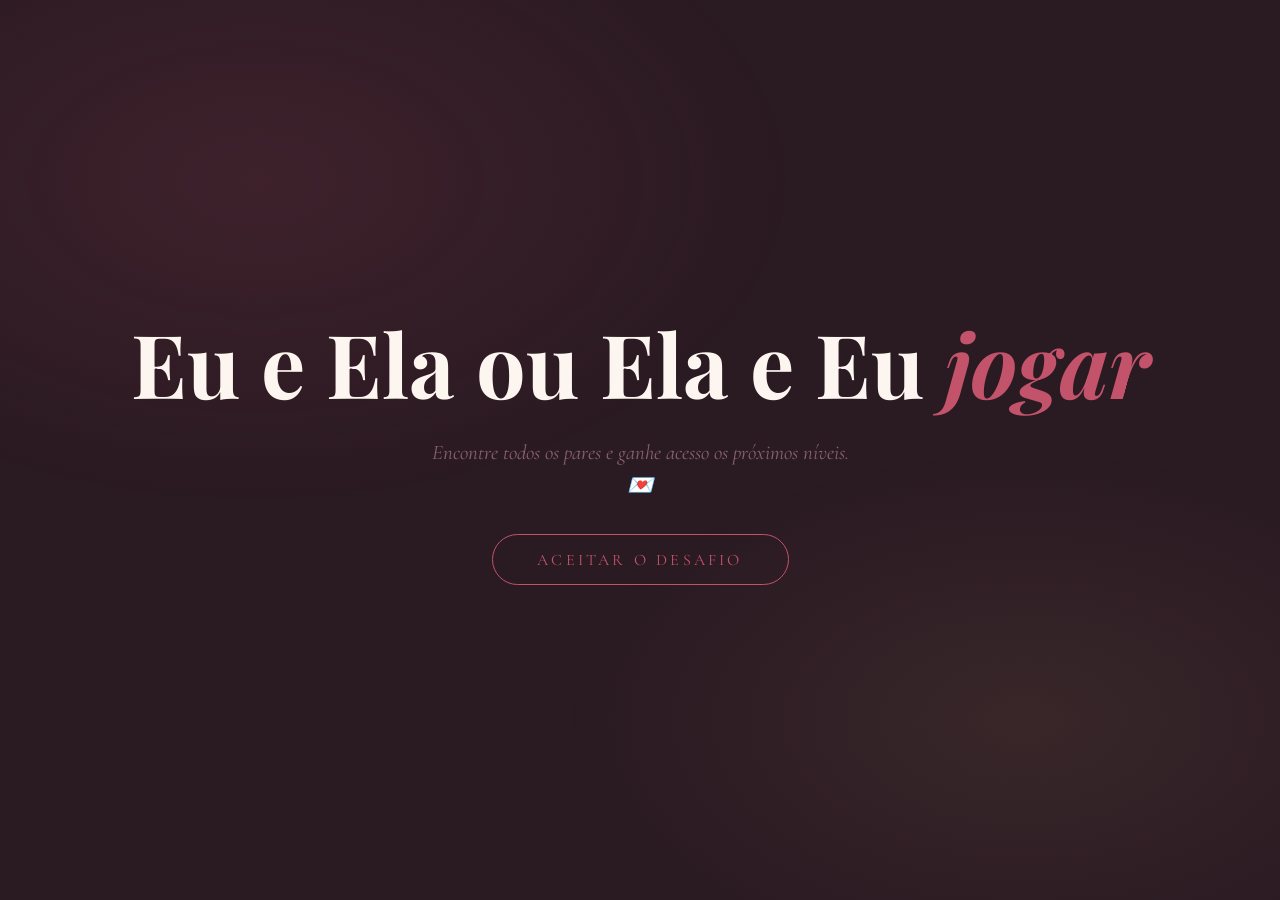
<file: index.html>
<!DOCTYPE html>
<html lang="pt-BR">
<head>
  <meta charset="UTF-8"/>
  <meta name="viewport" content="width=device-width, initial-scale=1.0"/>
  <title>Jogo da Memória</title>
  <link href="https://fonts.googleapis.com/css2?family=Playfair+Display:ital,wght@0,400;0,700;1,400&family=Cormorant+Garamond:ital,wght@0,300;0,400;1,300&display=swap" rel="stylesheet"/>
  <link rel="stylesheet" href="jogo.css"/>
</head>
<body>

  <div id="petals"></div>

  <div id="intro">
    <h1 class="intro-title">Eu e Ela ou Ela e Eu <em>jogar</em></h1>
    <p class="intro-sub">
      Encontre todos os pares e ganhe acesso os próximos níveis. 💌
    </p>
    <button class="btn-start" onclick="startGame()">Aceitar o desafio</button>
  </div>

  <div id="game-screen">
    <div class="game-header">
      <h2 class="game-title">Encontre todos os <em>pares</em></h2>
      <div class="stats">
        <div class="stat">
          <span class="stat-val" id="moves">0</span>
          <span class="stat-label">Tentativas</span>
        </div>
        <div class="stat">
          <span class="stat-val" id="pairs">0/8</span>
          <span class="stat-label">Pares</span>
        </div>
        <div class="stat">
          <span class="stat-val" id="timer">0s</span>
          <span class="stat-label">Tempo</span>
        </div>
      </div>
    </div>
    <div id="grid"></div>
  </div>

  <div id="win-overlay">
    <div class="win-emoji">🌹</div>
    <h2 class="win-title">Você ganhou,<br><em>meu amor!</em></h2>
    <p class="win-sub">Agora sua surpresa está desbloqueada. Clique abaixo para ver tudo que preparei pra você.</p>
    <div class="win-stats">
      <div class="stat">
        <span class="stat-val" id="final-moves">0</span>
        <span class="stat-label">Tentativas</span>
      </div>
      <div class="stat">
        <span class="stat-val" id="final-time">0s</span>
        <span class="stat-label">Tempo</span>
      </div>
    </div>
    <a class="btn-next" href="amor.html">Ir para o próximo nível💐</a>
    <button class="btn-replay" onclick="replayGame()">Jogar novamente</button>
  </div>

  <script src="jogo.js"></script>
</body>
</html>
</file>
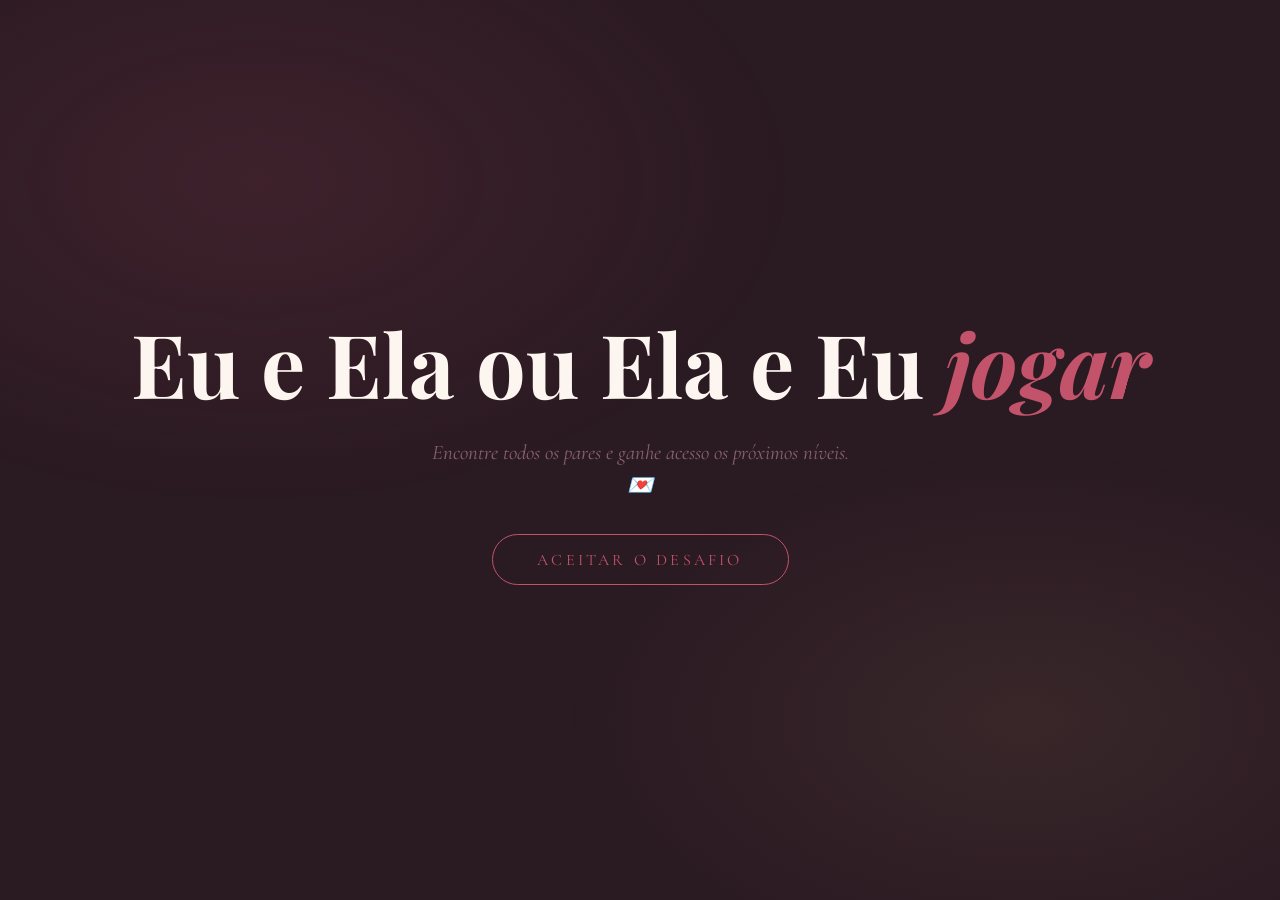
<file: pages/index.html>
<!DOCTYPE html>
<html lang="pt-BR">
<head>
  <meta charset="UTF-8"/>
  <meta name="viewport" content="width=device-width, initial-scale=1.0"/>
  <title>Jogo da Memória</title>
  <link href="https://fonts.googleapis.com/css2?family=Playfair+Display:ital,wght@0,400;0,700;1,400&family=Cormorant+Garamond:ital,wght@0,300;0,400;1,300&display=swap" rel="stylesheet"/>
  <link rel="stylesheet" href="../styles/jogo.css"/>
</head>
<body>

  <div id="petals"></div>

  <div id="intro">
    <h1 class="intro-title">Eu e Ela ou Ela e Eu <em>jogar</em></h1>
    <p class="intro-sub">
      Encontre todos os pares e ganhe acesso os próximos níveis. 💌
    </p>
    <button class="btn-start" onclick="startGame()">Aceitar o desafio</button>
  </div>

  <div id="game-screen">
    <div class="game-header">
      <h2 class="game-title">Encontre todos os <em>pares</em></h2>
      <div class="stats">
        <div class="stat">
          <span class="stat-val" id="moves">0</span>
          <span class="stat-label">Tentativas</span>
        </div>
        <div class="stat">
          <span class="stat-val" id="pairs">0/8</span>
          <span class="stat-label">Pares</span>
        </div>
        <div class="stat">
          <span class="stat-val" id="timer">0s</span>
          <span class="stat-label">Tempo</span>
        </div>
      </div>
    </div>
    <div id="grid"></div>
  </div>

  <div id="win-overlay">
    <div class="win-emoji">🌹</div>
    <h2 class="win-title">Você ganhou,<br><em>meu amor!</em></h2>
    <p class="win-sub">Agora sua surpresa está desbloqueada. Clique abaixo para ver tudo que preparei pra você.</p>
    <div class="win-stats">
      <div class="stat">
        <span class="stat-val" id="final-moves">0</span>
        <span class="stat-label">Tentativas</span>
      </div>
      <div class="stat">
        <span class="stat-val" id="final-time">0s</span>
        <span class="stat-label">Tempo</span>
      </div>
    </div>
    <a class="btn-next" href="../pages/amor.html">Ir para o próximo nível💐</a>
    <button class="btn-replay" onclick="replayGame()">Jogar novamente</button>
  </div>

  <script src="../scripts/jogo.js"></script>
</body>
</html>
</file>
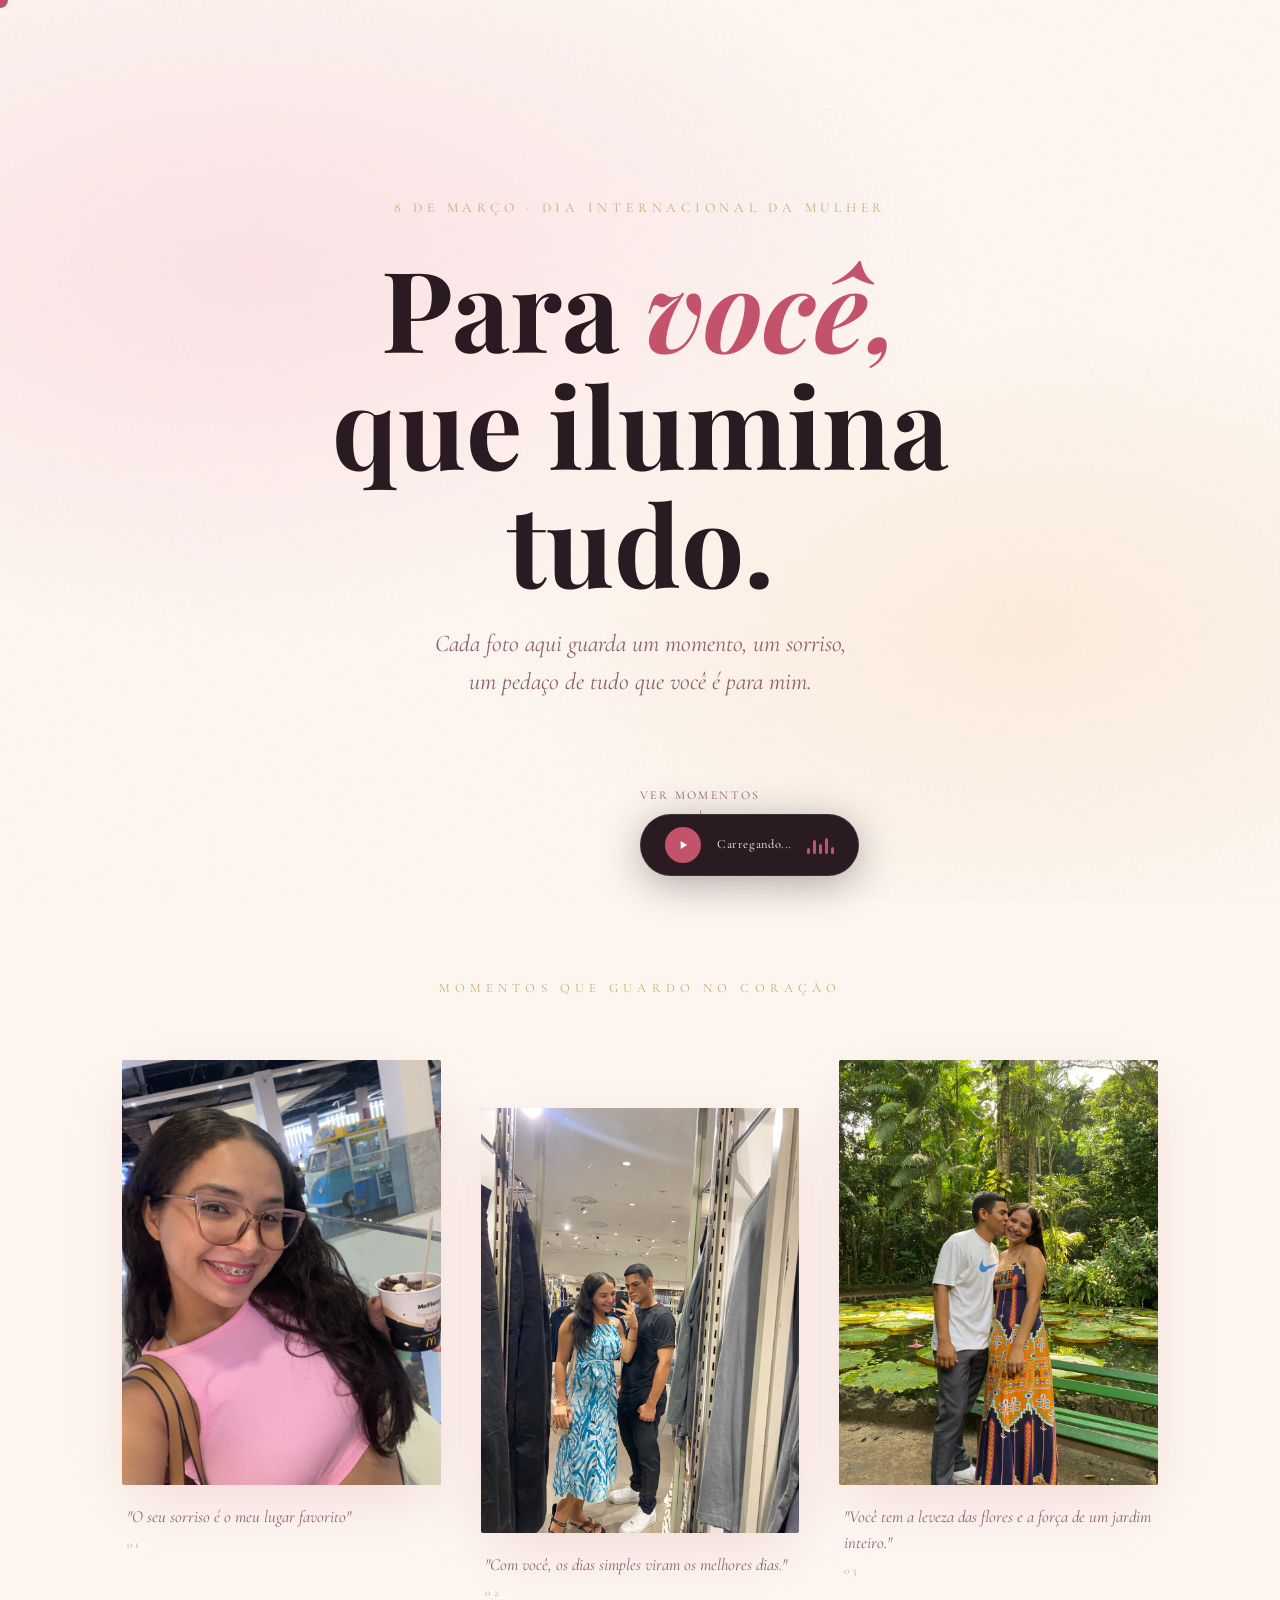
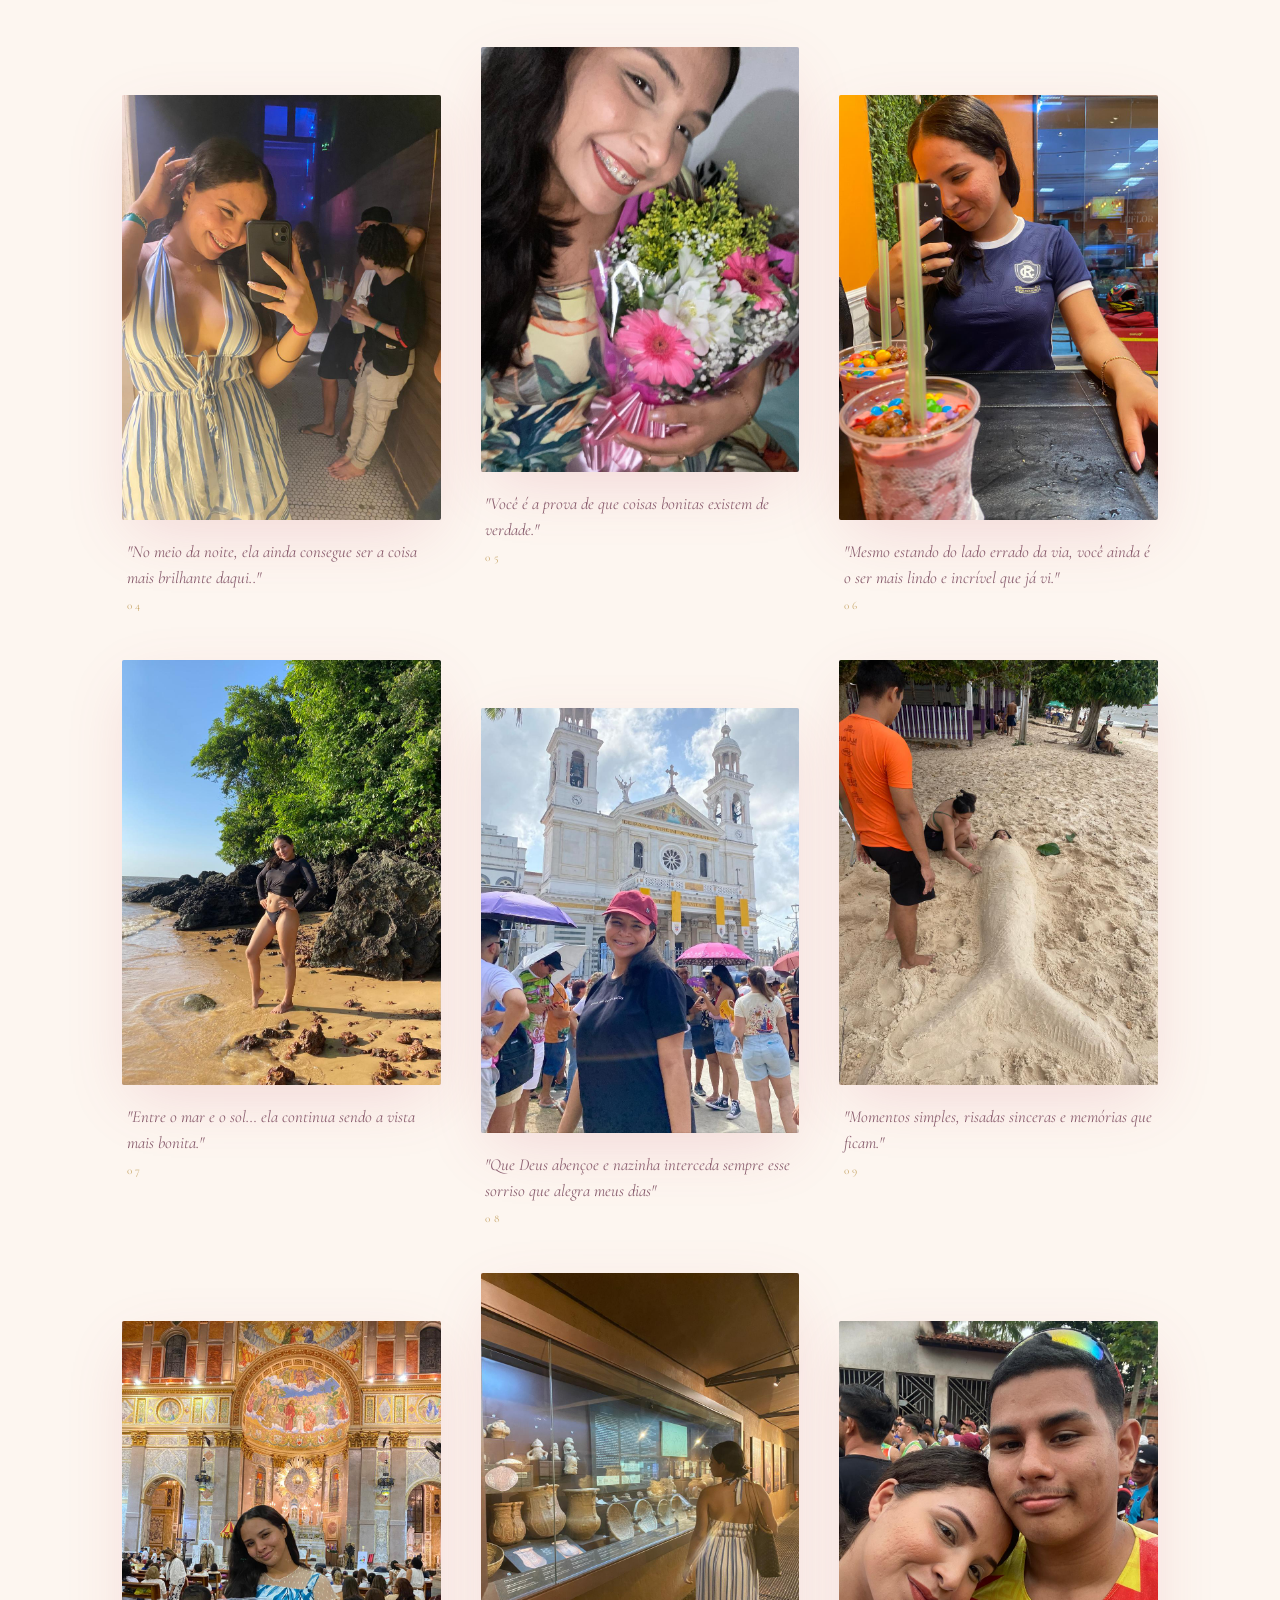
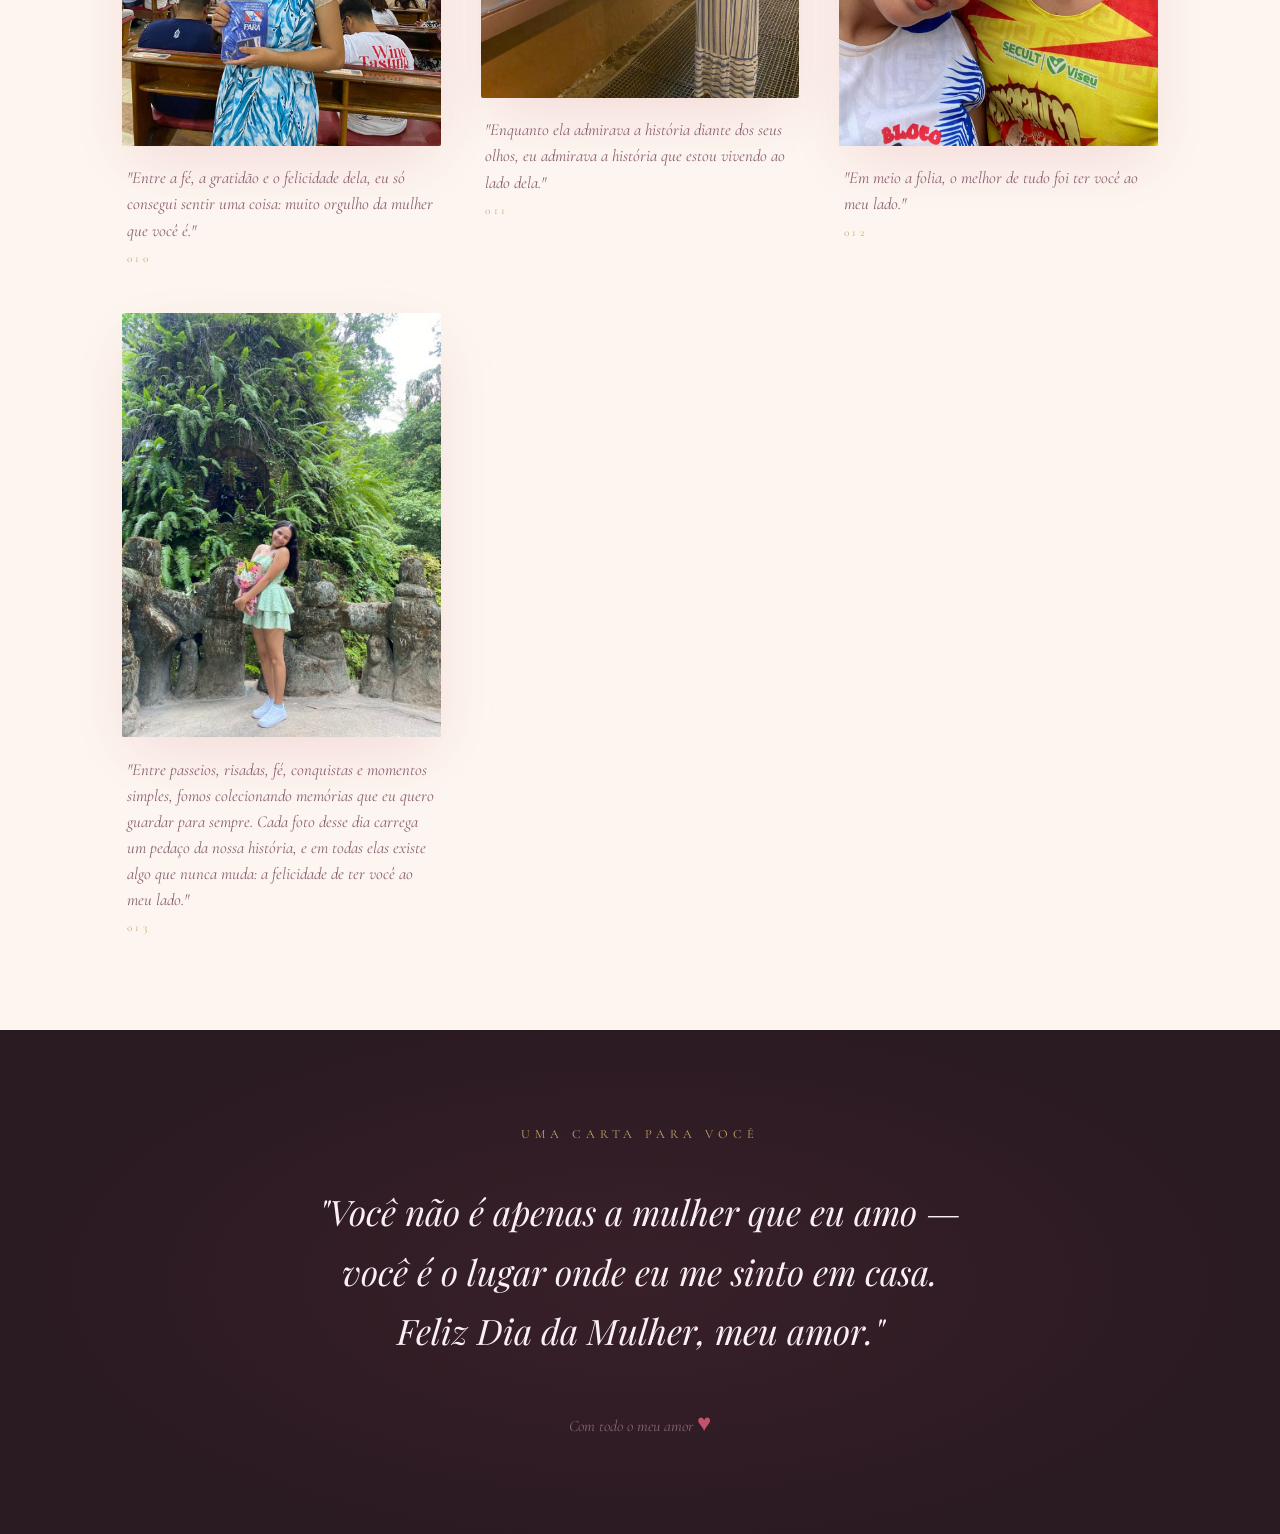
<file: amor.html>
<!DOCTYPE html>
<html lang="pt-BR">
<head>
  <meta charset="UTF-8" />
  <meta name="viewport" content="width=device-width, initial-scale=1.0"/>
  <title>Para Você — 8 de Março 💐</title>
  <link href="https://fonts.googleapis.com/css2?family=Playfair+Display:ital,wght@0,400;0,700;1,400;1,700&family=Cormorant+Garamond:ital,wght@0,300;0,400;1,300;1,400&display=swap" rel="stylesheet"/>
  <link rel="stylesheet" href="amor-meu.css"/>
</head>
<body>

  <div id="cursor"></div>
  <div id="petals"></div>

  <section id="hero">
    <div class="petal-bg"></div>
    <p class="hero-date">8 de Março · Dia Internacional da Mulher</p>
    <h1 class="hero-title">Para <em>você,</em><br>que ilumina<br>tudo.</h1>
    <p class="hero-sub">
      Cada foto aqui guarda um momento, um sorriso,<br>
      um pedaço de tudo que você é para mim.
    </p>
    <div class="scroll-hint">
      ver momentos
      <span></span>
    </div>
  </section>

  <section id="gallery">
    <p class="section-label">Momentos que guardo no coração</p>
    <div class="photo-grid" id="photoGrid"></div>
  </section>

  <section id="carta">
    <p class="carta-label">Uma carta para você</p>
    <p class="carta-text">
      "Você não é apenas a mulher que eu amo —<br>
      você é o lugar onde eu me sinto em casa.<br>
      Feliz Dia da Mulher, meu amor."
    </p>
    <p class="carta-assinatura">
      Com todo o meu amor <span class="heart-deco">♥</span>
    </p>
  </section>

  <div id="music-bar">
    <button class="music-btn" id="playBtn" title="Play/Pause">
      <svg id="playIcon"  viewBox="0 0 24 24"><path d="M8 5v14l11-7z"/></svg>
      <svg id="pauseIcon" viewBox="0 0 24 24" style="display:none"><path d="M6 19h4V5H6zm8-14v14h4V5z"/></svg>
    </button>
    <div class="music-info">
      <span class="music-title"  id="musicTitle">Carregando...</span>
      <span class="music-artist" id="musicArtist"></span>
    </div>
    <div class="bars" id="bars">
      <span></span><span></span><span></span><span></span><span></span>
    </div>
  </div>

  <div id="yt-player" style="display:none"></div>

  <script src="amor-meu.js"></script>
  <script src="https://www.youtube.com/iframe_api"></script>
</body>
</html>
</file>
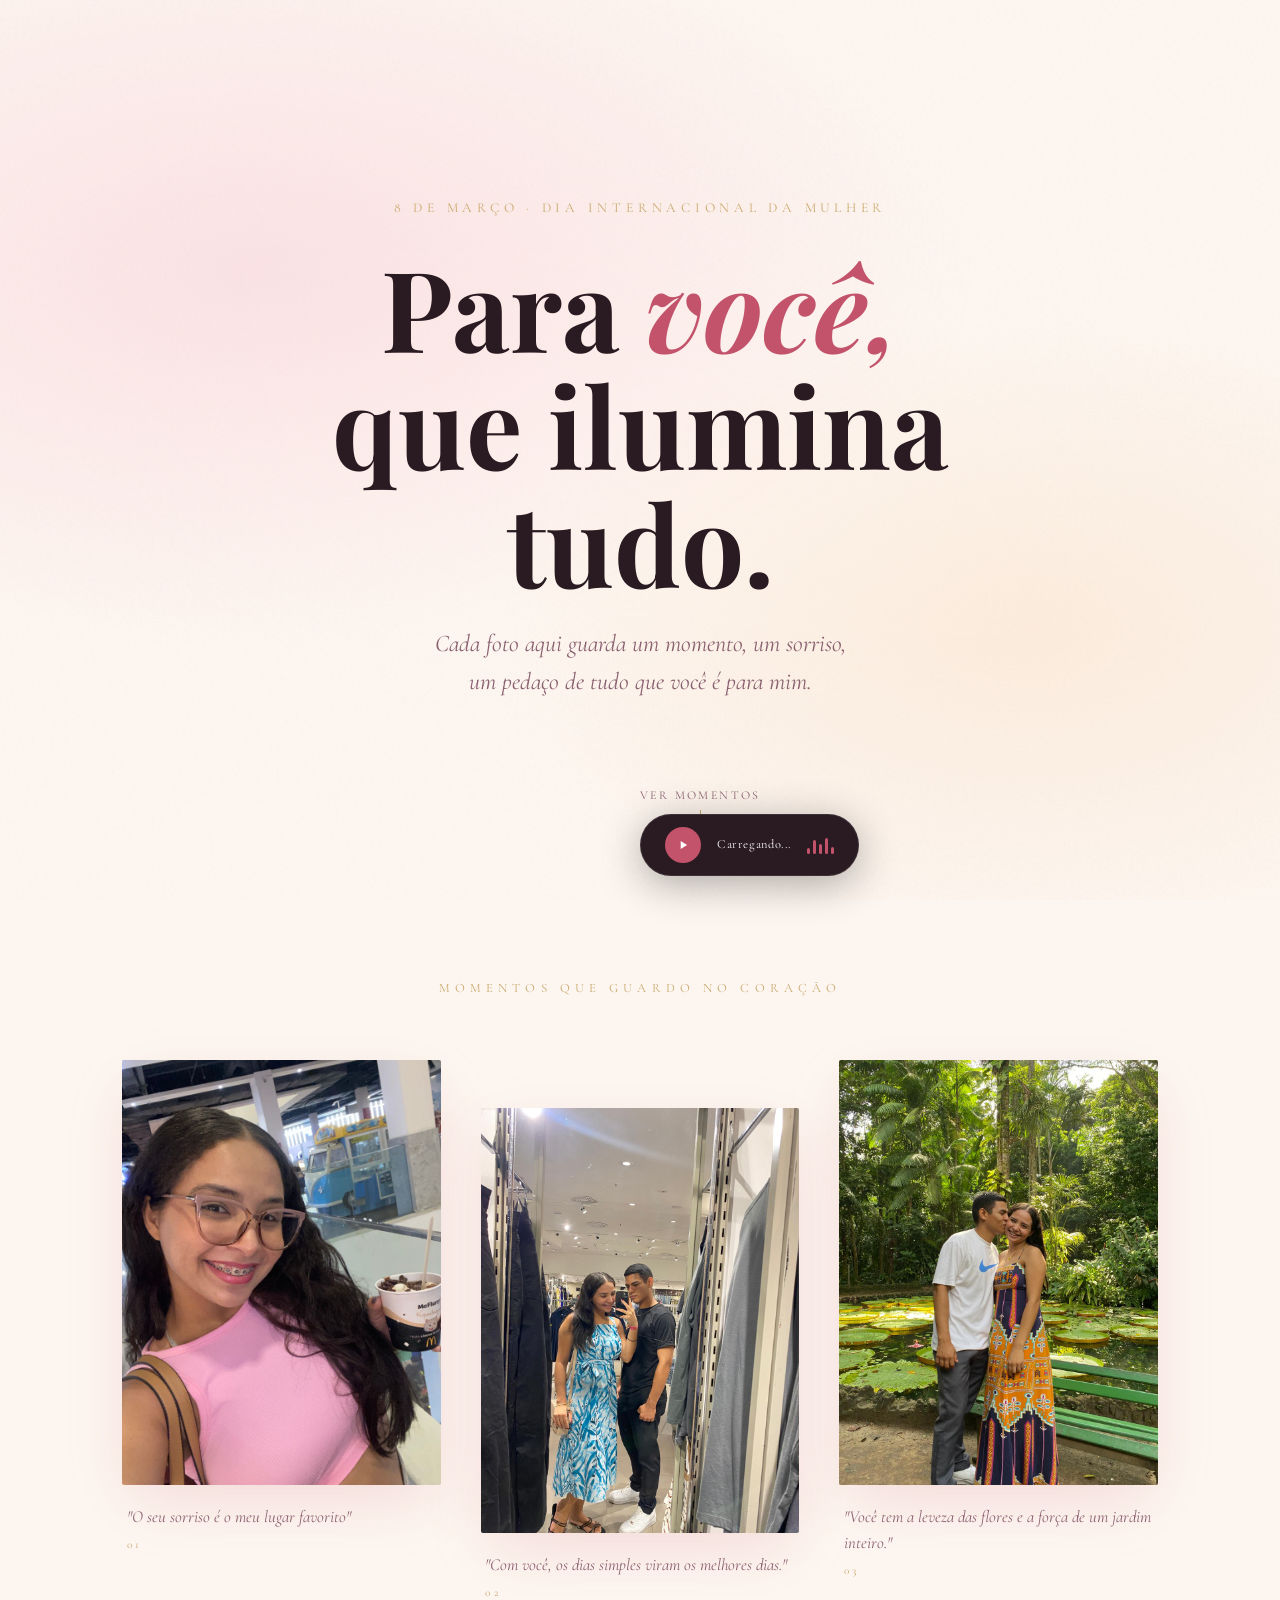
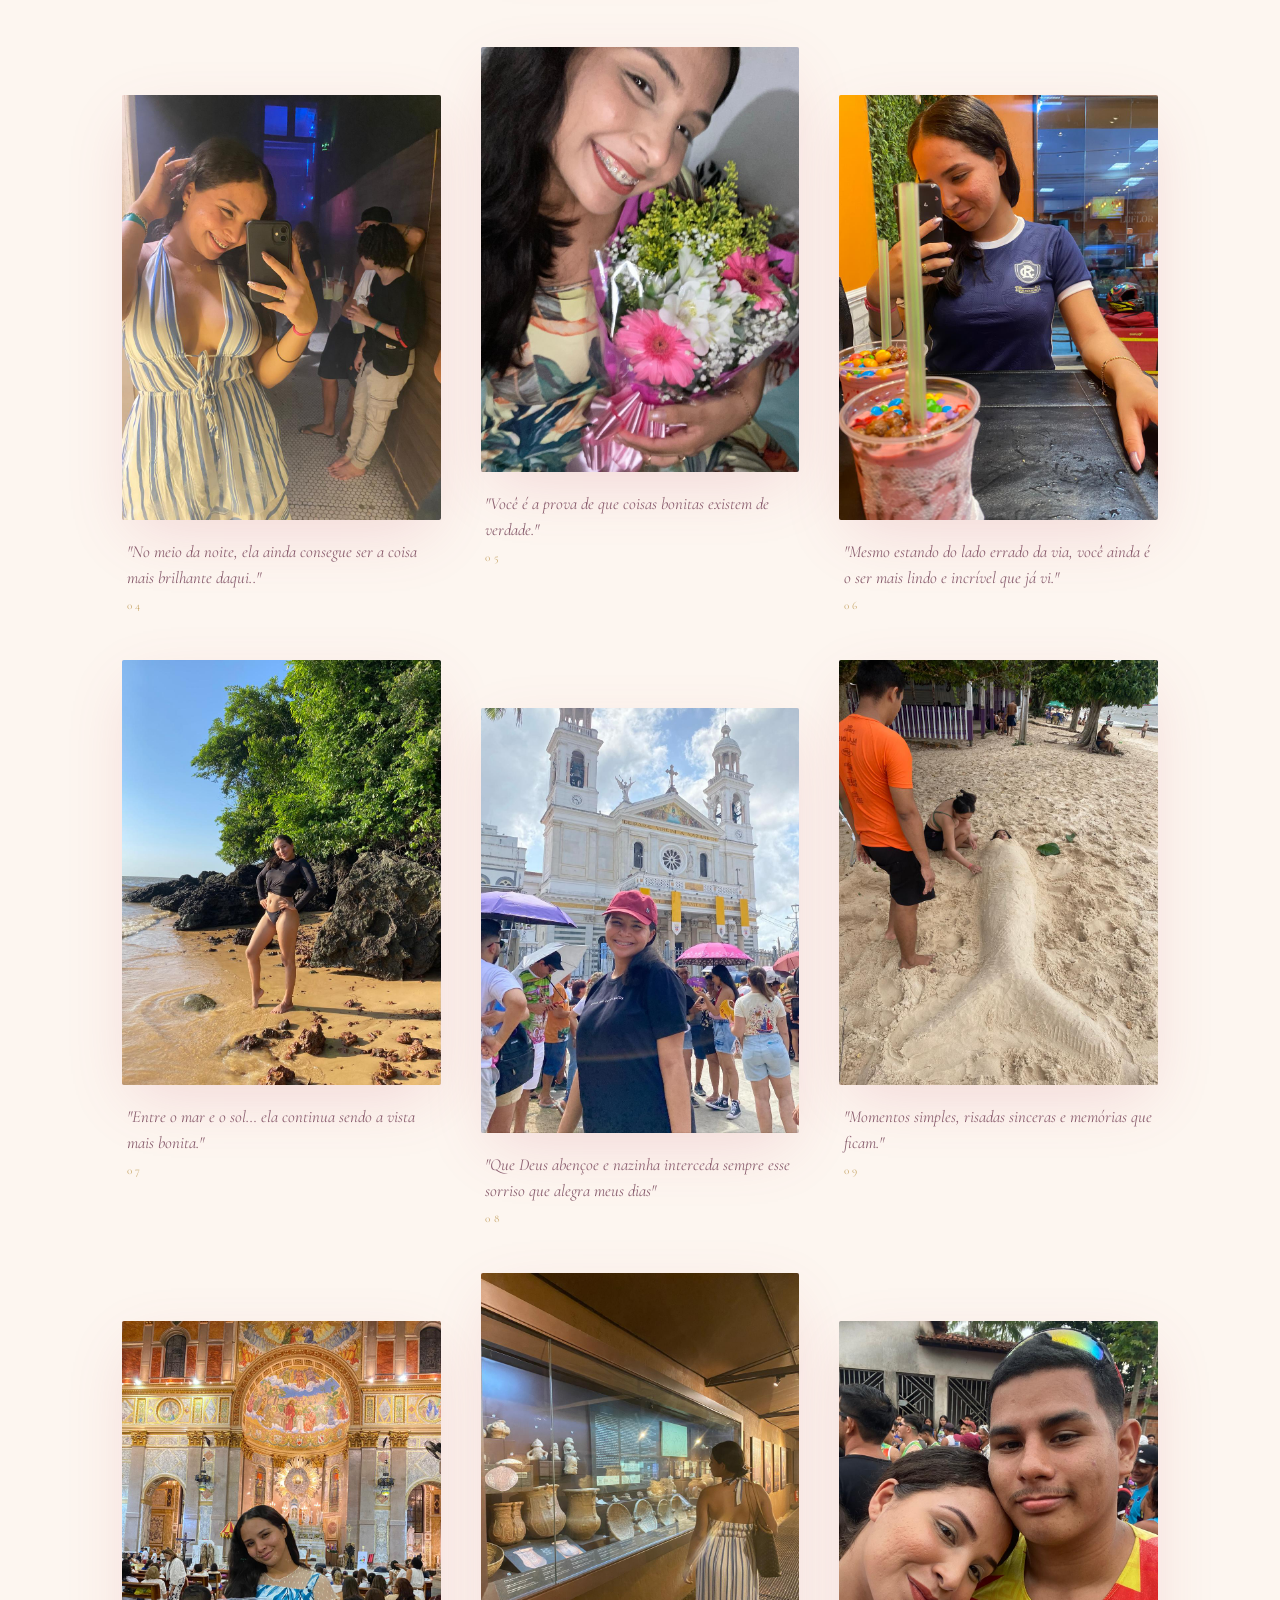
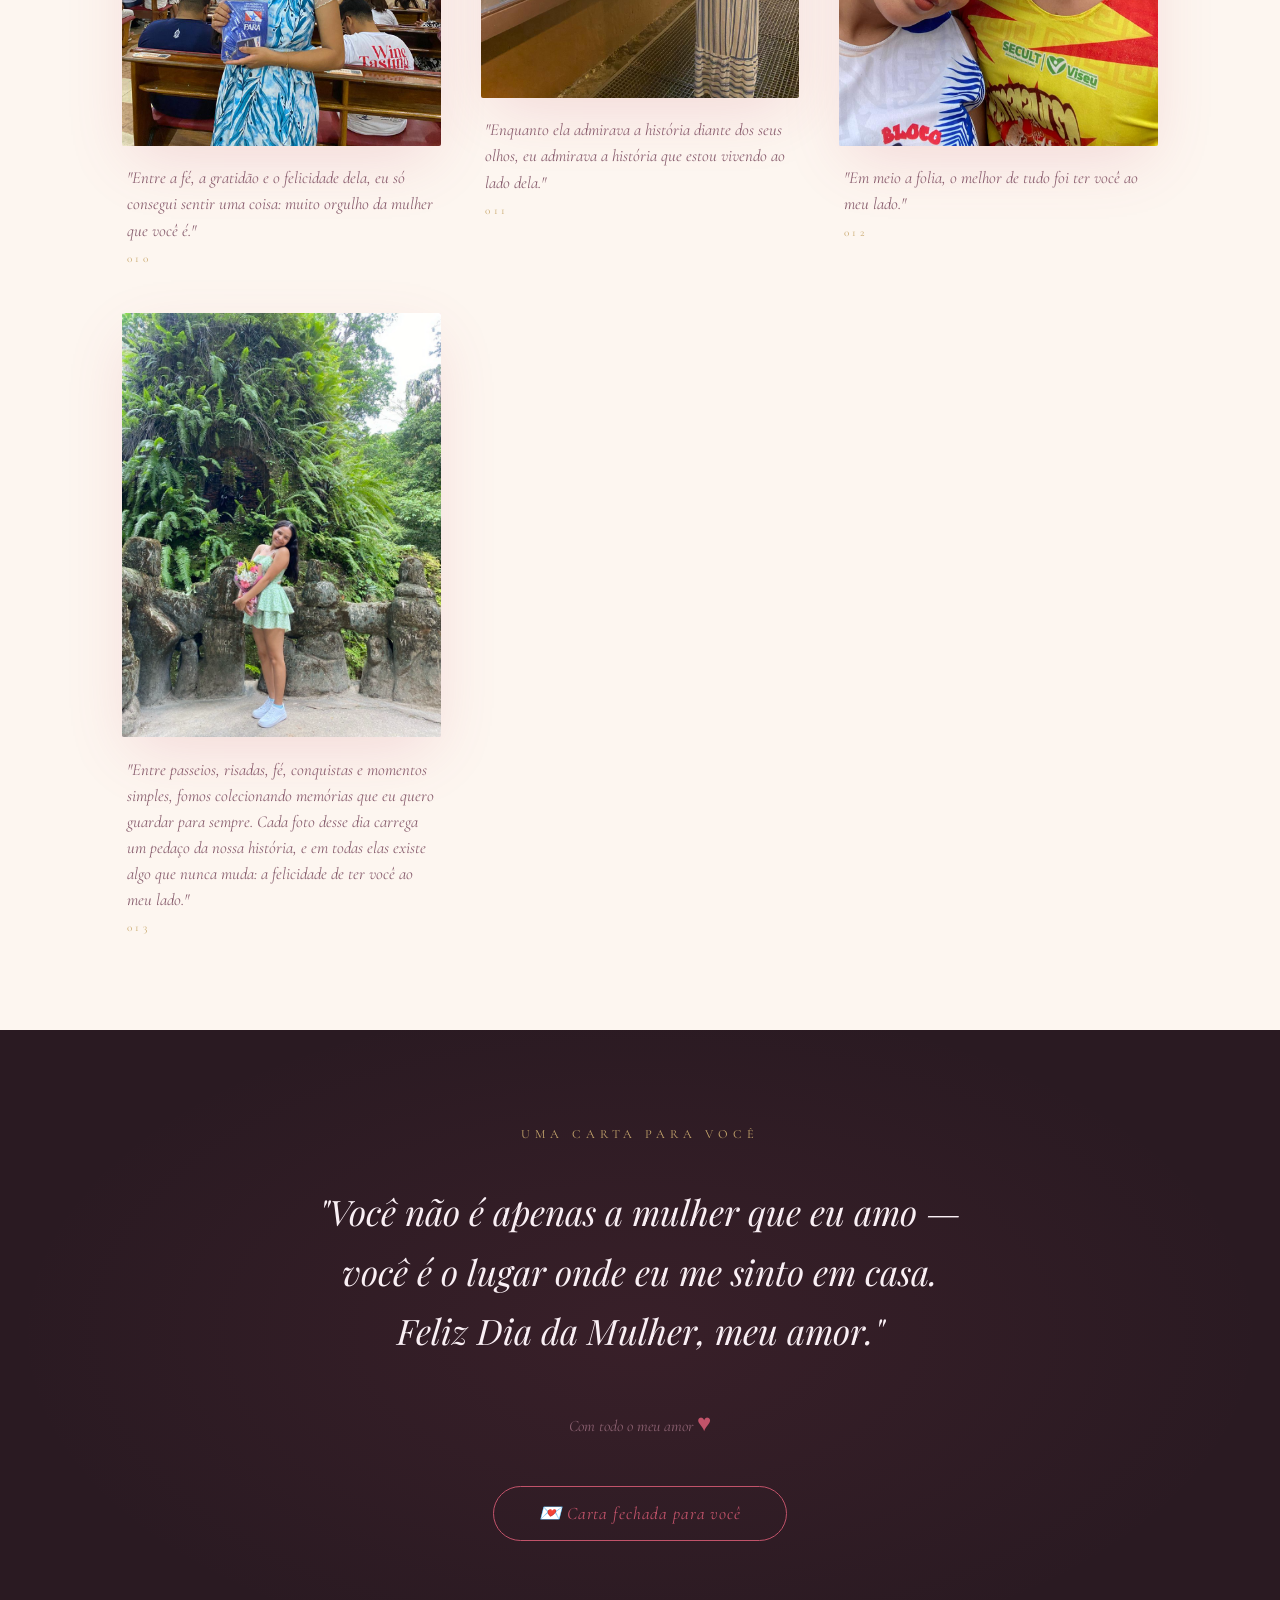
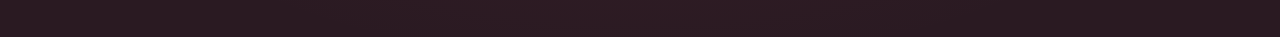
<file: pages/amor.html>
<!DOCTYPE html>
<html lang="pt-BR">
<head>
  <meta charset="UTF-8" />
  <meta name="viewport" content="width=device-width, initial-scale=1.0"/>
  <title>Para Você — 8 de Março 💐</title>
  <link href="https://fonts.googleapis.com/css2?family=Playfair+Display:ital,wght@0,400;0,700;1,400;1,700&family=Cormorant+Garamond:ital,wght@0,300;0,400;1,300;1,400&display=swap" rel="stylesheet"/>
  <link rel="stylesheet" href="../styles/amor-meu.css"/>
</head>
<body>

  <div id="cursor"></div>
  <div id="petals"></div>

  <section id="hero">
    <div class="petal-bg"></div>
    <p class="hero-date">8 de Março · Dia Internacional da Mulher</p>
    <h1 class="hero-title">Para <em>você,</em><br>que ilumina<br>tudo.</h1>
    <p class="hero-sub">
      Cada foto aqui guarda um momento, um sorriso,<br>
      um pedaço de tudo que você é para mim.
    </p>
    <div class="scroll-hint">
      ver momentos
      <span></span>
    </div>
  </section>

  <section id="gallery">
    <p class="section-label">Momentos que guardo no coração</p>
    <div class="photo-grid" id="photoGrid"></div>
  </section>

  <section id="carta">
    <p class="carta-label">Uma carta para você</p>
    <p class="carta-text">
      "Você não é apenas a mulher que eu amo —<br>
      você é o lugar onde eu me sinto em casa.<br>
      Feliz Dia da Mulher, meu amor."
    </p>
    <p class="carta-assinatura">
      Com todo o meu amor <span class="heart-deco">♥</span>
    </p>
    <a class="btn-carta" href="../pages/carta.html">💌 Carta fechada para você</a>
  </section>

  <div id="music-bar">
    <button class="music-btn" id="playBtn" title="Play/Pause">
      <svg id="playIcon"  viewBox="0 0 24 24"><path d="M8 5v14l11-7z"/></svg>
      <svg id="pauseIcon" viewBox="0 0 24 24" style="display:none"><path d="M6 19h4V5H6zm8-14v14h4V5z"/></svg>
    </button>
    <div class="music-info">
      <span class="music-title"  id="musicTitle">Carregando...</span>
      <span class="music-artist" id="musicArtist"></span>
    </div>
    <div class="bars" id="bars">
      <span></span><span></span><span></span><span></span><span></span>
    </div>
  </div>

  <div id="yt-player" style="display:none"></div>

  <script src="../scripts/amor-meu.js"></script>
  <script src="https://www.youtube.com/iframe_api"></script>
</body>
</html>
</file>
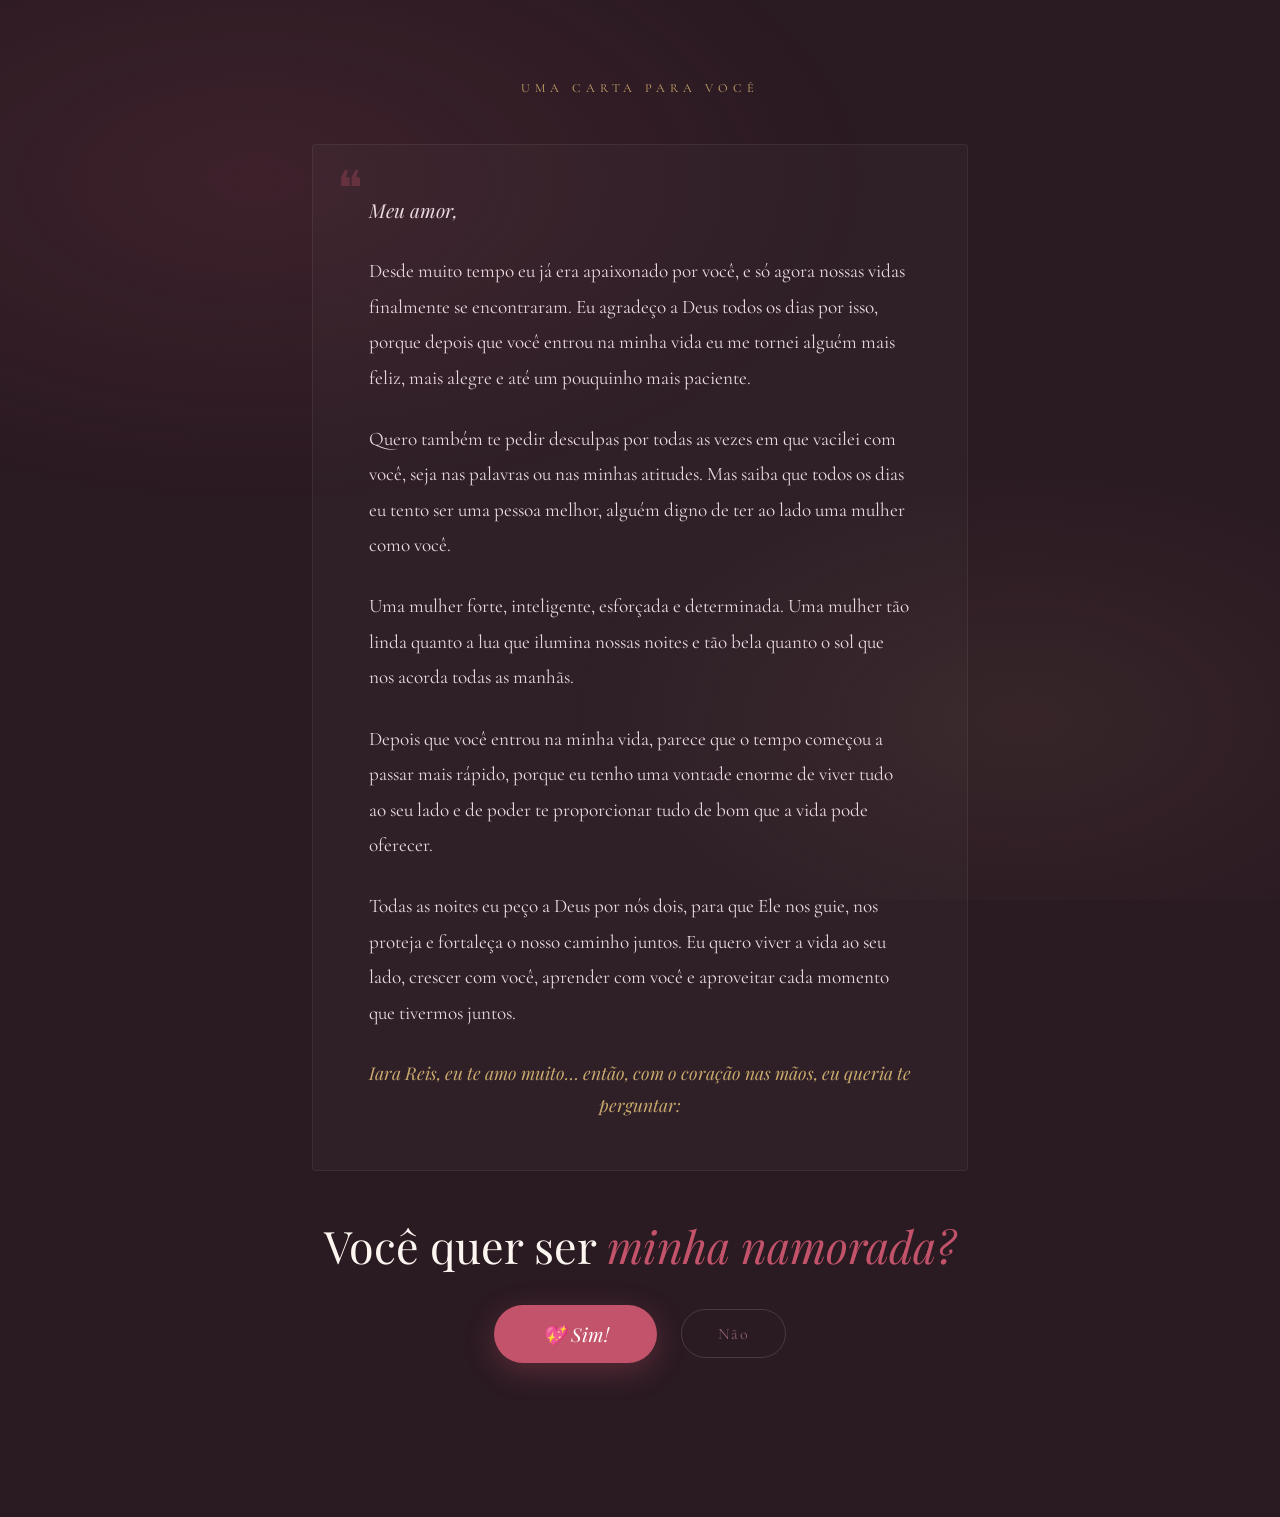
<file: pages/carta.html>
<!DOCTYPE html>
<html lang="pt-BR">
<head>
  <meta charset="UTF-8"/>
  <meta name="viewport" content="width=device-width, initial-scale=1.0"/>
  <title>Uma Carta Para Você</title>
  <link href="https://fonts.googleapis.com/css2?family=Playfair+Display:ital,wght@0,400;0,700;1,400;1,700&family=Cormorant+Garamond:ital,wght@0,300;0,400;1,300;1,400&display=swap" rel="stylesheet"/>
  <link rel="stylesheet" href="../styles/carta.css"/>
</head>
<body>

  <div id="petals"></div>

  <main id="carta-page">

    <p class="carta-tag">Uma carta para você</p>

    <div class="envelope-wrap">
      <div class="carta-corpo">

        <p class="saudacao">Meu amor,</p>

        <p>
          Desde muito tempo eu já era apaixonado por você, e só agora nossas vidas finalmente se encontraram.
          Eu agradeço a Deus todos os dias por isso, porque depois que você entrou na minha vida
          eu me tornei alguém mais feliz, mais alegre e até um pouquinho mais paciente.
        </p>

        <p>
          Quero também te pedir desculpas por todas as vezes em que vacilei com você,
          seja nas palavras ou nas minhas atitudes. Mas saiba que todos os dias eu tento ser
          uma pessoa melhor, alguém digno de ter ao lado uma mulher como você.
        </p>

        <p>
          Uma mulher forte, inteligente, esforçada e determinada.
          Uma mulher tão linda quanto a lua que ilumina nossas noites
          e tão bela quanto o sol que nos acorda todas as manhãs.
        </p>

        <p>
          Depois que você entrou na minha vida, parece que o tempo começou a passar mais rápido,
          porque eu tenho uma vontade enorme de viver tudo ao seu lado
          e de poder te proporcionar tudo de bom que a vida pode oferecer.
        </p>

        <p>
          Todas as noites eu peço a Deus por nós dois, para que Ele nos guie,
          nos proteja e fortaleça o nosso caminho juntos.
          Eu quero viver a vida ao seu lado, crescer com você,
          aprender com você e aproveitar cada momento que tivermos juntos.
        </p>

        <p class="pergunta-intro">
          Iara Reis, eu te amo muito… então, com o coração nas mãos, eu queria te perguntar:
        </p>

      </div>
    </div>

    <div class="pedido-wrap">
      <p class="pedido-texto">Você quer ser <em>minha namorada?</em></p>

      <div class="botoes">
        <button class="btn-sim" onclick="aceitou()">💖 Sim!</button>
        <button class="btn-nao" id="btnNao" onclick="recusou()">Não</button>
      </div>

      <p class="nao-msg" id="naoMsg"></p>
    </div>

  </main>

  <div id="sim-overlay">
    <div class="sim-emoji">🥂</div>
    <h2 class="sim-titulo">Ela disse <em>SIM!</em></h2>
    <p class="sim-sub">Prometo te fazer sorrir todos os dias. Eu te amo muito! 💖</p>
    <div id="coracoes"></div>
  </div>

  <div id="yt-player" style="position:absolute;width:1px;height:1px;opacity:0;pointer-events:none"></div>

  <script src="../scripts/carta.js"></script>
  <script src="https://www.youtube.com/iframe_api"></script>
</body>
</html>
</file>
<file: jogo.css>
*, *::before, *::after { margin: 0; padding: 0; box-sizing: border-box; }

:root {
  --rose:  #c2536a;
  --blush: #f2d0d8;
  --gold:  #c9a96e;
  --cream: #fdf6f0;
  --dark:  #2a1a22;
  --muted: #8a6070;
}

html { scroll-behavior: smooth; }

body {
  min-height: 100vh;
  background: var(--dark);
  font-family: 'Cormorant Garamond', serif;
  color: var(--cream);
  overflow-x: hidden;
}

body::before {
  content: '';
  position: fixed; inset: 0; z-index: 0;
  background:
    radial-gradient(ellipse 70% 60% at 20% 20%, #c2536a22 0%, transparent 60%),
    radial-gradient(ellipse 60% 50% at 80% 80%, #c9a96e18 0%, transparent 60%);
  pointer-events: none;
}

/* ══════ INTRO ══════ */
#intro {
  position: relative; z-index: 1;
  min-height: 100vh;
  display: flex; flex-direction: column;
  align-items: center; justify-content: center;
  text-align: center; padding: 2rem;
  gap: 1.5rem;
}

.intro-tag {
  font-size: .75rem; letter-spacing: .4em; text-transform: uppercase;
  color: var(--gold);
  opacity: 0; animation: fadeUp .7s .2s forwards;
}

.intro-title {
  font-family: 'Playfair Display', serif;
  font-size: clamp(2.5rem, 8vw, 5.5rem);
  line-height: 1.1; color: var(--cream);
  opacity: 0; animation: fadeUp .8s .4s forwards;
}

.intro-title em { color: var(--rose); font-style: italic; }

.intro-sub {
  font-size: clamp(1rem, 2.5vw, 1.3rem);
  color: var(--muted); font-style: italic;
  max-width: 440px; line-height: 1.6;
  opacity: 0; animation: fadeUp .8s .6s forwards;
}

.btn-start {
  margin-top: .5rem;
  padding: .9rem 2.8rem;
  background: transparent;
  border: 1px solid var(--rose);
  color: var(--rose);
  font-family: 'Cormorant Garamond', serif;
  font-size: 1rem; letter-spacing: .2em;
  text-transform: uppercase;
  border-radius: 50px; cursor: pointer;
  transition: background .3s, color .3s, transform .2s;
  opacity: 0; animation: fadeUp .8s .8s forwards;
}

.btn-start:hover {
  background: var(--rose); color: #fff;
  transform: scale(1.04);
}

/* ══════ GAME SCREEN ══════ */
#game-screen {
  display: none;
  position: relative; z-index: 1;
  min-height: 100vh;
  padding: 2.5rem 1.5rem 5rem;
  flex-direction: column;
  align-items: center; gap: 2rem;
}

#game-screen.active { display: flex; }

.game-header { text-align: center; }

.game-title {
  font-family: 'Playfair Display', serif;
  font-size: clamp(1.4rem, 4vw, 2rem);
  color: var(--cream);
}

.game-title em { color: var(--rose); font-style: italic; }

.stats {
  display: flex; gap: 2rem; justify-content: center;
  margin-top: 1rem;
}

.stat {
  display: flex; flex-direction: column; align-items: center; gap: .2rem;
}

.stat-val {
  font-family: 'Playfair Display', serif;
  font-size: 1.8rem; color: var(--gold); line-height: 1;
}

.stat-label {
  font-size: .7rem; letter-spacing: .25em;
  text-transform: uppercase; color: var(--muted);
}

/* ══════ GRID ══════ */
#grid {
  display: grid;
  grid-template-columns: repeat(4, 1fr);
  gap: 12px;
  max-width: 540px; width: 100%;
}

.card {
  aspect-ratio: 3/4;
  perspective: 800px;
  cursor: pointer;
}

.card-inner {
  width: 100%; height: 100%;
  position: relative;
  transform-style: preserve-3d;
  transition: transform .5s cubic-bezier(.4,0,.2,1);
  border-radius: 8px;
}

.card.flipped .card-inner,
.card.matched .card-inner {
  transform: rotateY(180deg);
}

.card-front, .card-back {
  position: absolute; inset: 0;
  backface-visibility: hidden;
  border-radius: 8px;
  display: flex; align-items: center; justify-content: center;
}

.card-front {
  background: #3a2530;
  border: 1px solid #ffffff12;
  box-shadow: 0 4px 20px #00000040;
  font-size: 1.6rem;
  transition: background .3s;
}

.card:hover:not(.flipped):not(.matched) .card-front {
  background: #4a3040;
  border-color: var(--rose);
}

.card-back {
  transform: rotateY(180deg);
  background: var(--blush);
  font-size: 2rem;
  overflow: hidden;
}

.card-back img {
  width: 100%; height: 100%;
  object-fit: cover;
  border-radius: 8px;
}

.card.matched .card-front,
.card.matched .card-back {
  box-shadow: 0 0 0 2px var(--rose), 0 6px 24px #c2536a44;
}

/* ══════ WIN OVERLAY ══════ */
#win-overlay {
  display: none;
  position: fixed; inset: 0; z-index: 100;
  background: #2a1a22ee;
  backdrop-filter: blur(8px);
  flex-direction: column;
  align-items: center; justify-content: center;
  text-align: center; gap: 1.5rem;
  padding: 2rem;
}

#win-overlay.active { display: flex; }

.win-emoji {
  font-size: 3rem;
  animation: bounceIn .6s cubic-bezier(.36,.07,.19,.97);
}

.win-title {
  font-family: 'Playfair Display', serif;
  font-size: clamp(2rem, 6vw, 3.5rem);
  color: var(--cream); line-height: 1.2;
}

.win-title em { color: var(--rose); }

.win-sub {
  font-size: clamp(1rem, 2.5vw, 1.25rem);
  color: var(--muted); font-style: italic;
  max-width: 380px; line-height: 1.6;
}

.win-stats {
  display: flex; gap: 2.5rem;
  background: #ffffff08;
  border: 1px solid #ffffff12;
  border-radius: 12px;
  padding: 1rem 2rem;
}

.btn-next {
  padding: 1rem 3rem;
  background: var(--rose);
  border: none; border-radius: 50px;
  color: #fff;
  font-family: 'Playfair Display', serif;
  font-size: 1.1rem; font-style: italic;
  cursor: pointer;
  transition: transform .2s, background .2s;
  box-shadow: 0 8px 30px #c2536a50;
  text-decoration: none;
  display: inline-block;
  animation: pulseBtn 2s 1s infinite;
}

.btn-next:hover { transform: scale(1.06); background: #d46278; }

.btn-replay {
  background: transparent;
  border: 1px solid #ffffff30;
  color: var(--muted);
  font-family: 'Cormorant Garamond', serif;
  font-size: .85rem; letter-spacing: .15em;
  text-transform: uppercase;
  padding: .6rem 1.6rem; border-radius: 50px;
  cursor: pointer;
  transition: border-color .2s, color .2s;
}

.btn-replay:hover { border-color: var(--rose); color: var(--rose); }

/* ══════ PÉTALAS ══════ */
.petal {
  position: fixed; top: -40px; pointer-events: none;
  z-index: 1; font-size: 1.2rem;
  animation: petalFall linear infinite;
}

/* ══════ KEYFRAMES ══════ */
@keyframes fadeUp {
  from { opacity: 0; transform: translateY(24px); }
  to   { opacity: 1; transform: translateY(0); }
}

@keyframes bounceIn {
  0%   { transform: scale(0); }
  60%  { transform: scale(1.2); }
  100% { transform: scale(1); }
}

@keyframes pulseBtn {
  0%, 100% { box-shadow: 0 8px 30px #c2536a50; }
  50%       { box-shadow: 0 8px 40px #c2536a90; }
}

@keyframes petalFall {
  0%   { transform: translateY(0) rotate(0deg); opacity: .8; }
  100% { transform: translateY(110vh) rotate(360deg); opacity: 0; }
}

@keyframes cardAppear {
  from { opacity: 0; transform: scale(.8); }
  to   { opacity: 1; transform: scale(1); }
}

@media (max-width: 480px) {
  #grid { grid-template-columns: repeat(4, 1fr); gap: 8px; max-width: 360px; }
}
</file>
<file: styles/jogo.css>
*, *::before, *::after { margin: 0; padding: 0; box-sizing: border-box; }

:root {
  --rose:  #c2536a;
  --blush: #f2d0d8;
  --gold:  #c9a96e;
  --cream: #fdf6f0;
  --dark:  #2a1a22;
  --muted: #8a6070;
}

html { scroll-behavior: smooth; }

body {
  min-height: 100vh;
  background: var(--dark);
  font-family: 'Cormorant Garamond', serif;
  color: var(--cream);
  overflow-x: hidden;
}

body::before {
  content: '';
  position: fixed; inset: 0; z-index: 0;
  background:
    radial-gradient(ellipse 70% 60% at 20% 20%, #c2536a22 0%, transparent 60%),
    radial-gradient(ellipse 60% 50% at 80% 80%, #c9a96e18 0%, transparent 60%);
  pointer-events: none;
}

/* ══════ INTRO ══════ */
#intro {
  position: relative; z-index: 1;
  min-height: 100vh;
  display: flex; flex-direction: column;
  align-items: center; justify-content: center;
  text-align: center; padding: 2rem;
  gap: 1.5rem;
}

.intro-tag {
  font-size: .75rem; letter-spacing: .4em; text-transform: uppercase;
  color: var(--gold);
  opacity: 0; animation: fadeUp .7s .2s forwards;
}

.intro-title {
  font-family: 'Playfair Display', serif;
  font-size: clamp(2.5rem, 8vw, 5.5rem);
  line-height: 1.1; color: var(--cream);
  opacity: 0; animation: fadeUp .8s .4s forwards;
}

.intro-title em { color: var(--rose); font-style: italic; }

.intro-sub {
  font-size: clamp(1rem, 2.5vw, 1.3rem);
  color: var(--muted); font-style: italic;
  max-width: 440px; line-height: 1.6;
  opacity: 0; animation: fadeUp .8s .6s forwards;
}

.btn-start {
  margin-top: .5rem;
  padding: .9rem 2.8rem;
  background: transparent;
  border: 1px solid var(--rose);
  color: var(--rose);
  font-family: 'Cormorant Garamond', serif;
  font-size: 1rem; letter-spacing: .2em;
  text-transform: uppercase;
  border-radius: 50px; cursor: pointer;
  transition: background .3s, color .3s, transform .2s;
  opacity: 0; animation: fadeUp .8s .8s forwards;
}

.btn-start:hover {
  background: var(--rose); color: #fff;
  transform: scale(1.04);
}

/* ══════ GAME SCREEN ══════ */
#game-screen {
  display: none;
  position: relative; z-index: 1;
  min-height: 100vh;
  padding: 2.5rem 1.5rem 5rem;
  flex-direction: column;
  align-items: center; gap: 2rem;
}

#game-screen.active { display: flex; }

.game-header { text-align: center; }

.game-title {
  font-family: 'Playfair Display', serif;
  font-size: clamp(1.4rem, 4vw, 2rem);
  color: var(--cream);
}

.game-title em { color: var(--rose); font-style: italic; }

.stats {
  display: flex; gap: 2rem; justify-content: center;
  margin-top: 1rem;
}

.stat {
  display: flex; flex-direction: column; align-items: center; gap: .2rem;
}

.stat-val {
  font-family: 'Playfair Display', serif;
  font-size: 1.8rem; color: var(--gold); line-height: 1;
}

.stat-label {
  font-size: .7rem; letter-spacing: .25em;
  text-transform: uppercase; color: var(--muted);
}

/* ══════ GRID ══════ */
#grid {
  display: grid;
  grid-template-columns: repeat(4, 1fr);
  gap: 12px;
  max-width: 540px; width: 100%;
}

.card {
  aspect-ratio: 3/4;
  perspective: 800px;
  cursor: pointer;
}

.card-inner {
  width: 100%; height: 100%;
  position: relative;
  transform-style: preserve-3d;
  transition: transform .5s cubic-bezier(.4,0,.2,1);
  border-radius: 8px;
}

.card.flipped .card-inner,
.card.matched .card-inner {
  transform: rotateY(180deg);
}

.card-front, .card-back {
  position: absolute; inset: 0;
  backface-visibility: hidden;
  border-radius: 8px;
  display: flex; align-items: center; justify-content: center;
}

.card-front {
  background: #3a2530;
  border: 1px solid #ffffff12;
  box-shadow: 0 4px 20px #00000040;
  font-size: 1.6rem;
  transition: background .3s;
}

.card:hover:not(.flipped):not(.matched) .card-front {
  background: #4a3040;
  border-color: var(--rose);
}

.card-back {
  transform: rotateY(180deg);
  background: var(--blush);
  font-size: 2rem;
  overflow: hidden;
}

.card-back img {
  width: 100%; height: 100%;
  object-fit: cover;
  border-radius: 8px;
}

.card.matched .card-front,
.card.matched .card-back {
  box-shadow: 0 0 0 2px var(--rose), 0 6px 24px #c2536a44;
}

/* ══════ WIN OVERLAY ══════ */
#win-overlay {
  display: none;
  position: fixed; inset: 0; z-index: 100;
  background: #2a1a22ee;
  backdrop-filter: blur(8px);
  flex-direction: column;
  align-items: center; justify-content: center;
  text-align: center; gap: 1.5rem;
  padding: 2rem;
}

#win-overlay.active { display: flex; }

.win-emoji {
  font-size: 3rem;
  animation: bounceIn .6s cubic-bezier(.36,.07,.19,.97);
}

.win-title {
  font-family: 'Playfair Display', serif;
  font-size: clamp(2rem, 6vw, 3.5rem);
  color: var(--cream); line-height: 1.2;
}

.win-title em { color: var(--rose); }

.win-sub {
  font-size: clamp(1rem, 2.5vw, 1.25rem);
  color: var(--muted); font-style: italic;
  max-width: 380px; line-height: 1.6;
}

.win-stats {
  display: flex; gap: 2.5rem;
  background: #ffffff08;
  border: 1px solid #ffffff12;
  border-radius: 12px;
  padding: 1rem 2rem;
}

.btn-next {
  padding: 1rem 3rem;
  background: var(--rose);
  border: none; border-radius: 50px;
  color: #fff;
  font-family: 'Playfair Display', serif;
  font-size: 1.1rem; font-style: italic;
  cursor: pointer;
  transition: transform .2s, background .2s;
  box-shadow: 0 8px 30px #c2536a50;
  text-decoration: none;
  display: inline-block;
  animation: pulseBtn 2s 1s infinite;
}

.btn-next:hover { transform: scale(1.06); background: #d46278; }

.btn-replay {
  background: transparent;
  border: 1px solid #ffffff30;
  color: var(--muted);
  font-family: 'Cormorant Garamond', serif;
  font-size: .85rem; letter-spacing: .15em;
  text-transform: uppercase;
  padding: .6rem 1.6rem; border-radius: 50px;
  cursor: pointer;
  transition: border-color .2s, color .2s;
}

.btn-replay:hover { border-color: var(--rose); color: var(--rose); }

/* ══════ PÉTALAS ══════ */
.petal {
  position: fixed; top: -40px; pointer-events: none;
  z-index: 1; font-size: 1.2rem;
  animation: petalFall linear infinite;
}

/* ══════ KEYFRAMES ══════ */
@keyframes fadeUp {
  from { opacity: 0; transform: translateY(24px); }
  to   { opacity: 1; transform: translateY(0); }
}

@keyframes bounceIn {
  0%   { transform: scale(0); }
  60%  { transform: scale(1.2); }
  100% { transform: scale(1); }
}

@keyframes pulseBtn {
  0%, 100% { box-shadow: 0 8px 30px #c2536a50; }
  50%       { box-shadow: 0 8px 40px #c2536a90; }
}

@keyframes petalFall {
  0%   { transform: translateY(0) rotate(0deg); opacity: .8; }
  100% { transform: translateY(110vh) rotate(360deg); opacity: 0; }
}

@keyframes cardAppear {
  from { opacity: 0; transform: scale(.8); }
  to   { opacity: 1; transform: scale(1); }
}

@media (max-width: 480px) {
  #grid { grid-template-columns: repeat(4, 1fr); gap: 8px; max-width: 360px; }
}
</file>
<file: amor-meu.css>
*, *::before, *::after { margin: 0; padding: 0; box-sizing: border-box; }

:root {
  --rose:  #c2536a;
  --blush: #f2d0d8;
  --gold:  #c9a96e;
  --cream: #fdf6f0;
  --dark:  #2a1a22;
  --muted: #8a6070;
}

html { scroll-behavior: smooth; }

body {
  background-color: var(--cream);
  color: var(--dark);
  font-family: 'Cormorant Garamond', serif;
  overflow-x: hidden;
  cursor: none;
}

/* ── GRAIN OVERLAY ── */
body::before {
  content: '';
  position: fixed; inset: 0; z-index: 0;
  background-image: url("data:image/svg+xml,%3Csvg viewBox='0 0 256 256' xmlns='http://www.w3.org/2000/svg'%3E%3Cfilter id='n'%3E%3CfeTurbulence type='fractalNoise' baseFrequency='.9' numOctaves='4' stitchTiles='stitch'/%3E%3C/filter%3E%3Crect width='100%25' height='100%25' filter='url(%23n)' opacity='.04'/%3E%3C/svg%3E");
  pointer-events: none; opacity: .5;
}

/* ── CURSOR ── */
#cursor {
  position: fixed; width: 16px; height: 16px;
  background: var(--rose); border-radius: 50%;
  pointer-events: none; z-index: 9999;
  transform: translate(-50%, -50%);
  transition: transform .15s, width .2s, height .2s;
  mix-blend-mode: multiply;
}

/* ══════ HERO ══════ */
#hero {
  position: relative; min-height: 100vh;
  display: flex; flex-direction: column;
  align-items: center; justify-content: center;
  text-align: center; padding: 3rem 2rem;
  overflow: hidden;
}

.petal-bg {
  position: absolute; inset: 0; z-index: 0;
  background:
    radial-gradient(ellipse 80% 60% at 20% 30%, #f7cdd680 0%, transparent 70%),
    radial-gradient(ellipse 60% 50% at 80% 70%, #f9e0c880 0%, transparent 70%),
    radial-gradient(ellipse 50% 40% at 50% 50%, #fdf6f0 0%, transparent 80%);
}

.hero-date {
  position: relative; z-index: 1;
  font-size: .85rem; letter-spacing: .35em; text-transform: uppercase;
  color: var(--gold); margin-bottom: 2rem;
  opacity: 0; animation: fadeUp .8s .2s forwards;
}

.hero-title {
  position: relative; z-index: 1;
  font-family: 'Playfair Display', serif;
  font-size: clamp(3rem, 9vw, 7rem);
  line-height: 1.05; color: var(--dark);
  opacity: 0; animation: fadeUp .9s .4s forwards;
}

.hero-title em {
  font-style: italic; color: var(--rose);
}

.hero-sub {
  position: relative; z-index: 1;
  font-size: clamp(1.1rem, 2.5vw, 1.5rem);
  color: var(--muted); margin-top: 1.5rem; max-width: 480px;
  line-height: 1.6; font-style: italic;
  opacity: 0; animation: fadeUp 1s .7s forwards;
}

.scroll-hint {
  position: absolute; bottom: 2.5rem; left: 50%; transform: translateX(-50%);
  z-index: 1; display: flex; flex-direction: column; align-items: center;
  gap: .5rem; color: var(--muted); font-size: .75rem; letter-spacing: .2em;
  text-transform: uppercase; opacity: 0; animation: fadeUp .8s 1.3s forwards;
}

.scroll-hint span {
  width: 1px; height: 50px; background: var(--gold); display: block;
  animation: lineGrow 1.5s 1.5s infinite; transform-origin: top;
}

/* ══════ GALLERY ══════ */
#gallery {
  padding: 5rem 2rem 6rem;
  max-width: 1100px; margin: 0 auto;
}

.section-label {
  text-align: center; font-size: .8rem; letter-spacing: .4em;
  text-transform: uppercase; color: var(--gold); margin-bottom: 4rem;
}

.photo-grid {
  display: grid;
  grid-template-columns: repeat(auto-fill, minmax(300px, 1fr));
  gap: 3rem 2.5rem;
}

.photo-card {
  position: relative;
  opacity: 0; transform: translateY(40px);
  transition: opacity .7s ease, transform .7s ease;
}

.photo-card.visible {
  opacity: 1; transform: translateY(0);
}

.photo-card:nth-child(even) { margin-top: 3rem; }

.photo-wrap {
  position: relative; overflow: hidden;
  border-radius: 2px;
  aspect-ratio: 3/4;
  background: var(--blush);
  box-shadow: 0 20px 60px -10px #c2536a30;
}

.photo-wrap img {
  width: 100%; height: 100%;
  object-fit: cover;
  transition: transform .7s cubic-bezier(.25,.46,.45,.94);
}

.photo-card:hover .photo-wrap img { transform: scale(1.06); }

.photo-overlay {
  position: absolute; inset: 0;
  background: linear-gradient(to top, #2a1a22ee 0%, #2a1a2200 55%);
  display: flex; align-items: flex-end;
  padding: 1.8rem 1.5rem;
  opacity: 0; transition: opacity .5s;
}

.photo-card:hover .photo-overlay { opacity: 1; }

.overlay-phrase {
  font-family: 'Playfair Display', serif;
  font-style: italic;
  font-size: 1.1rem; color: #fff;
  line-height: 1.45;
}

.photo-caption {
  margin-top: 1.2rem; padding: 0 .3rem;
}

.photo-caption .phrase {
  font-size: 1.05rem; color: var(--muted);
  font-style: italic; line-height: 1.55;
}

.photo-caption .number {
  font-size: .7rem; letter-spacing: .3em;
  color: var(--gold); text-transform: uppercase;
  margin-top: .5rem; display: block;
}

/* ══════ CARTA ══════ */
#carta {
  background: var(--dark);
  color: var(--cream);
  padding: 6rem 2rem;
  text-align: center;
  position: relative; overflow: hidden;
}

#carta::before {
  content: ''; position: absolute; inset: 0;
  background: radial-gradient(ellipse 70% 80% at 50% 50%, #c2536a18, transparent 70%);
}

.carta-label {
  font-size: .78rem; letter-spacing: .4em; text-transform: uppercase;
  color: var(--gold); margin-bottom: 2.5rem; position: relative;
}

.carta-text {
  font-family: 'Playfair Display', serif;
  font-size: clamp(1.4rem, 3.5vw, 2.2rem);
  font-style: italic; line-height: 1.7;
  max-width: 680px; margin: 0 auto;
  color: #f9eff4; position: relative;
}

.carta-assinatura {
  margin-top: 3rem; font-size: 1rem;
  color: var(--muted); position: relative;
  font-style: italic;
}

.heart-deco {
  display: inline-block;
  color: var(--rose); font-size: 1.5rem;
  animation: pulse 1.5s infinite;
}

#music-bar {
  position: fixed; bottom: 1.5rem; left: 50%;
  transform: translateX(-50%);
  z-index: 1000;
  background: var(--dark);
  border: 1px solid #ffffff18;
  border-radius: 50px;
  padding: .75rem 1.5rem;
  display: flex; align-items: center; gap: 1rem;
  backdrop-filter: blur(10px);
  box-shadow: 0 8px 40px #00000050;
  opacity: 0; animation: fadeUp .8s 1.8s forwards;
}

.music-btn {
  width: 36px; height: 36px; border-radius: 50%;
  background: var(--rose); border: none; cursor: pointer;
  display: flex; align-items: center; justify-content: center;
  transition: transform .2s, background .2s;
}

.music-btn:hover { transform: scale(1.1); background: #d46278; }

.music-btn svg { width: 14px; height: 14px; fill: #fff; }

.music-info { display: flex; flex-direction: column; gap: .1rem; }

.music-title {
  font-size: .78rem; color: #fff; letter-spacing: .05em;
  white-space: nowrap; max-width: 180px; overflow: hidden;
  text-overflow: ellipsis;
}

.music-artist {
  font-size: .68rem; color: var(--muted); font-style: italic;
}

.bars {
  display: flex; align-items: flex-end; gap: 3px; height: 18px;
}

.bars span {
  width: 3px; background: var(--rose); border-radius: 2px;
  animation: barDance .8s infinite ease-in-out;
}

.bars span:nth-child(1) { height: 6px;  animation-delay: 0s;   }
.bars span:nth-child(2) { height: 14px; animation-delay: .15s; }
.bars span:nth-child(3) { height: 10px; animation-delay: .3s;  }
.bars span:nth-child(4) { height: 16px; animation-delay: .1s;  }
.bars span:nth-child(5) { height: 7px;  animation-delay: .25s; }

.bars.paused span { animation-play-state: paused; }

.petal {
  position: fixed; top: -40px; pointer-events: none;
  z-index: 1; font-size: 1.2rem;
  animation: petalFall linear infinite;
  opacity: .7;
}

@keyframes fadeUp {
  from { opacity: 0; transform: translateY(28px); }
  to   { opacity: 1; transform: translateY(0); }
}
@keyframes lineGrow {
  0%, 100% { transform: scaleY(0); opacity: 0; }
  50%       { transform: scaleY(1); opacity: 1; }
}
@keyframes pulse {
  0%, 100% { transform: scale(1); }
  50%       { transform: scale(1.25); }
}
@keyframes barDance {
  0%, 100% { transform: scaleY(.4); }
  50%       { transform: scaleY(1); }
}
@keyframes petalFall {
  0%   { transform: translateY(0) rotate(0deg);     opacity: .8; }
  100% { transform: translateY(110vh) rotate(360deg); opacity: 0; }
}

@media (max-width: 600px) {
  .photo-card:nth-child(even) { margin-top: 0; }
  .photo-grid { gap: 2rem 1.5rem; }
}
</file>
<file: styles/amor-meu.css>
*, *::before, *::after { margin: 0; padding: 0; box-sizing: border-box; }

:root {
  --rose:  #c2536a;
  --blush: #f2d0d8;
  --gold:  #c9a96e;
  --cream: #fdf6f0;
  --dark:  #2a1a22;
  --muted: #8a6070;
}

html { scroll-behavior: smooth; }

body {
  background-color: var(--cream);
  color: var(--dark);
  font-family: 'Cormorant Garamond', serif;
  overflow-x: hidden;
}

body::before {
  content: '';
  position: fixed; inset: 0; z-index: 0;
  background-image: url("data:image/svg+xml,%3Csvg viewBox='0 0 256 256' xmlns='http://www.w3.org/2000/svg'%3E%3Cfilter id='n'%3E%3CfeTurbulence type='fractalNoise' baseFrequency='.9' numOctaves='4' stitchTiles='stitch'/%3E%3C/filter%3E%3Crect width='100%25' height='100%25' filter='url(%23n)' opacity='.04'/%3E%3C/svg%3E");
  pointer-events: none; opacity: .5;
}

#hero {
  position: relative; min-height: 100vh;
  display: flex; flex-direction: column;
  align-items: center; justify-content: center;
  text-align: center; padding: 3rem 2rem;
  overflow: hidden;
}

.petal-bg {
  position: absolute; inset: 0; z-index: 0;
  background:
    radial-gradient(ellipse 80% 60% at 20% 30%, #f7cdd680 0%, transparent 70%),
    radial-gradient(ellipse 60% 50% at 80% 70%, #f9e0c880 0%, transparent 70%),
    radial-gradient(ellipse 50% 40% at 50% 50%, #fdf6f0 0%, transparent 80%);
}

.hero-date {
  position: relative; z-index: 1;
  font-size: .85rem; letter-spacing: .35em; text-transform: uppercase;
  color: var(--gold); margin-bottom: 2rem;
  opacity: 0; animation: fadeUp .8s .2s forwards;
}

.hero-title {
  position: relative; z-index: 1;
  font-family: 'Playfair Display', serif;
  font-size: clamp(3rem, 9vw, 7rem);
  line-height: 1.05; color: var(--dark);
  opacity: 0; animation: fadeUp .9s .4s forwards;
}

.hero-title em { font-style: italic; color: var(--rose); }

.hero-sub {
  position: relative; z-index: 1;
  font-size: clamp(1.1rem, 2.5vw, 1.5rem);
  color: var(--muted); margin-top: 1.5rem; max-width: 480px;
  line-height: 1.6; font-style: italic;
  opacity: 0; animation: fadeUp 1s .7s forwards;
}

.scroll-hint {
  position: absolute; bottom: 2.5rem; left: 50%; transform: translateX(-50%);
  z-index: 1; display: flex; flex-direction: column; align-items: center;
  gap: .5rem; color: var(--muted); font-size: .75rem; letter-spacing: .2em;
  text-transform: uppercase; opacity: 0; animation: fadeUp .8s 1.3s forwards;
}

.scroll-hint span {
  width: 1px; height: 50px; background: var(--gold); display: block;
  animation: lineGrow 1.5s 1.5s infinite; transform-origin: top;
}

#gallery {
  padding: 5rem 2rem 6rem;
  max-width: 1100px; margin: 0 auto;
}

.section-label {
  text-align: center; font-size: .8rem; letter-spacing: .4em;
  text-transform: uppercase; color: var(--gold); margin-bottom: 4rem;
}

.photo-grid {
  display: grid;
  grid-template-columns: repeat(auto-fill, minmax(300px, 1fr));
  gap: 3rem 2.5rem;
}

.photo-card {
  position: relative;
  opacity: 0; transform: translateY(40px);
  transition: opacity .7s ease, transform .7s ease;
}

.photo-card.visible { opacity: 1; transform: translateY(0); }

.photo-card:nth-child(even) { margin-top: 3rem; }

.photo-wrap {
  position: relative; overflow: hidden;
  border-radius: 2px;
  aspect-ratio: 3/4;
  background: var(--blush);
  box-shadow: 0 20px 60px -10px #c2536a30;
}

.photo-wrap img {
  width: 100%; height: 100%;
  object-fit: cover;
  transition: transform .7s cubic-bezier(.25,.46,.45,.94);
}

.photo-card:hover .photo-wrap img { transform: scale(1.06); }

.photo-overlay {
  position: absolute; inset: 0;
  background: linear-gradient(to top, #2a1a22ee 0%, #2a1a2200 55%);
  display: flex; align-items: flex-end;
  padding: 1.8rem 1.5rem;
  opacity: 0; transition: opacity .5s;
}

.photo-card:hover .photo-overlay { opacity: 1; }

.overlay-phrase {
  font-family: 'Playfair Display', serif;
  font-style: italic;
  font-size: 1.1rem; color: #fff;
  line-height: 1.45;
}

.photo-caption { margin-top: 1.2rem; padding: 0 .3rem; }

.photo-caption .phrase {
  font-size: 1.05rem; color: var(--muted);
  font-style: italic; line-height: 1.55;
}

.photo-caption .number {
  font-size: .7rem; letter-spacing: .3em;
  color: var(--gold); text-transform: uppercase;
  margin-top: .5rem; display: block;
}

#carta {
  background: var(--dark);
  color: var(--cream);
  padding: 6rem 2rem;
  text-align: center;
  position: relative; overflow: hidden;
  display: flex; flex-direction: column; align-items: center;
}

#carta::before {
  content: ''; position: absolute; inset: 0;
  background: radial-gradient(ellipse 70% 80% at 50% 50%, #c2536a18, transparent 70%);
}

.carta-label {
  font-size: .78rem; letter-spacing: .4em; text-transform: uppercase;
  color: var(--gold); margin-bottom: 2.5rem; position: relative;
}

.carta-text {
  font-family: 'Playfair Display', serif;
  font-size: clamp(1.4rem, 3.5vw, 2.2rem);
  font-style: italic; line-height: 1.7;
  max-width: 680px; margin: 0 auto;
  color: #f9eff4; position: relative;
}

.carta-assinatura {
  margin-top: 3rem; font-size: 1rem;
  color: var(--muted); position: relative;
  font-style: italic;
}

.heart-deco {
  display: inline-block;
  color: var(--rose); font-size: 1.5rem;
  animation: pulse 1.5s infinite;
}

.btn-carta {
  position: relative; z-index: 1;
  display: inline-block;
  margin-top: 3rem;
  padding: 1rem 2.8rem;
  background: transparent;
  border: 1px solid var(--rose);
  color: var(--rose);
  font-family: 'Cormorant Garamond', serif;
  font-size: 1.1rem; font-style: italic;
  letter-spacing: .05em;
  border-radius: 50px;
  text-decoration: none;
  transition: background .3s, color .3s, transform .2s;
  animation: pulseBorder 2.5s infinite;
}

.btn-carta:hover {
  background: var(--rose); color: #fff;
  transform: scale(1.04);
}

@keyframes pulseBorder {
  0%, 100% { box-shadow: 0 0 0 0 #c2536a40; }
  50%       { box-shadow: 0 0 0 8px #c2536a00; }
}

#music-bar {
  position: fixed; bottom: 1.5rem; left: 50%;
  transform: translateX(-50%);
  z-index: 1000;
  background: var(--dark);
  border: 1px solid #ffffff18;
  border-radius: 50px;
  padding: .75rem 1.5rem;
  display: flex; align-items: center; gap: 1rem;
  backdrop-filter: blur(10px);
  box-shadow: 0 8px 40px #00000050;
  opacity: 0; animation: fadeUp .8s 1.8s forwards;
}

.music-btn {
  width: 36px; height: 36px; border-radius: 50%;
  background: var(--rose); border: none; cursor: pointer;
  display: flex; align-items: center; justify-content: center;
  transition: transform .2s, background .2s;
}

.music-btn:hover { transform: scale(1.1); background: #d46278; }

.music-btn svg { width: 14px; height: 14px; fill: #fff; }

.music-info { display: flex; flex-direction: column; gap: .1rem; }

.music-title {
  font-size: .78rem; color: #fff; letter-spacing: .05em;
  white-space: nowrap; max-width: 180px; overflow: hidden;
  text-overflow: ellipsis;
}

.music-artist { font-size: .68rem; color: var(--muted); font-style: italic; }

.bars { display: flex; align-items: flex-end; gap: 3px; height: 18px; }

.bars span {
  width: 3px; background: var(--rose); border-radius: 2px;
  animation: barDance .8s infinite ease-in-out;
}

.bars span:nth-child(1) { height: 6px;  animation-delay: 0s;   }
.bars span:nth-child(2) { height: 14px; animation-delay: .15s; }
.bars span:nth-child(3) { height: 10px; animation-delay: .3s;  }
.bars span:nth-child(4) { height: 16px; animation-delay: .1s;  }
.bars span:nth-child(5) { height: 7px;  animation-delay: .25s; }

.bars.paused span { animation-play-state: paused; }

.petal {
  position: fixed; top: -40px; pointer-events: none;
  z-index: 1; font-size: 1.2rem;
  animation: petalFall linear infinite;
  opacity: .7;
}

@keyframes fadeUp {
  from { opacity: 0; transform: translateY(28px); }
  to   { opacity: 1; transform: translateY(0); }
}
@keyframes lineGrow {
  0%, 100% { transform: scaleY(0); opacity: 0; }
  50%       { transform: scaleY(1); opacity: 1; }
}
@keyframes pulse {
  0%, 100% { transform: scale(1); }
  50%       { transform: scale(1.25); }
}
@keyframes barDance {
  0%, 100% { transform: scaleY(.4); }
  50%       { transform: scaleY(1); }
}
@keyframes petalFall {
  0%   { transform: translateY(0) rotate(0deg);     opacity: .8; }
  100% { transform: translateY(110vh) rotate(360deg); opacity: 0; }
}

@media (max-width: 600px) {
  .photo-card:nth-child(even) { margin-top: 0; }
  .photo-grid { gap: 2rem 1.5rem; }
}
</file>
<file: styles/carta.css>
*, *::before, *::after { margin: 0; padding: 0; box-sizing: border-box; }

:root {
  --rose:  #c2536a;
  --blush: #f2d0d8;
  --gold:  #c9a96e;
  --cream: #fdf6f0;
  --dark:  #2a1a22;
  --muted: #8a6070;
}

html { scroll-behavior: smooth; }

body {
  min-height: 100vh;
  background: var(--dark);
  font-family: 'Cormorant Garamond', serif;
  color: var(--cream);
  overflow-x: hidden;
}

body::before {
  content: '';
  position: fixed; inset: 0; z-index: 0;
  background:
    radial-gradient(ellipse 80% 60% at 20% 20%, #c2536a20 0%, transparent 60%),
    radial-gradient(ellipse 60% 50% at 80% 80%, #c9a96e15 0%, transparent 60%);
  pointer-events: none;
}

.petal {
  position: fixed; top: -40px; pointer-events: none;
  z-index: 1; font-size: 1.2rem;
  animation: petalFall linear infinite;
}

#carta-page {
  position: relative; z-index: 1;
  max-width: 720px; margin: 0 auto;
  padding: 5rem 2rem 6rem;
  display: flex; flex-direction: column; align-items: center; gap: 3rem;
}

.carta-tag {
  font-size: .78rem; letter-spacing: .4em; text-transform: uppercase;
  color: var(--gold);
  opacity: 0; animation: fadeUp .7s .2s forwards;
}

.envelope-wrap {
  width: 100%;
  opacity: 0; animation: fadeUp .8s .4s forwards;
}

.carta-corpo {
  background: #ffffff06;
  border: 1px solid #ffffff10;
  border-radius: 4px;
  padding: 3rem 3.5rem;
  display: flex; flex-direction: column; gap: 1.6rem;
  position: relative;
}

.carta-corpo::before {
  content: '❝';
  position: absolute; top: 1rem; left: 1.5rem;
  font-size: 3rem; color: var(--rose); opacity: .3;
  font-family: 'Playfair Display', serif; line-height: 1;
}

.saudacao {
  font-family: 'Playfair Display', serif;
  font-size: 1.4rem; font-style: italic;
  color: var(--rose);
}

.carta-corpo p {
  font-size: clamp(1rem, 2.2vw, 1.2rem);
  line-height: 1.85; color: #e8d8df;
}

.pergunta-intro {
  font-family: 'Playfair Display', serif;
  font-style: italic;
  color: var(--gold) !important;
  font-size: 1.1rem !important;
  text-align: center;
}

.pedido-wrap {
  text-align: center;
  display: flex; flex-direction: column; align-items: center; gap: 2rem;
  opacity: 0; animation: fadeUp .8s .7s forwards;
  width: 100%;
}

.pedido-texto {
  font-family: 'Playfair Display', serif;
  font-size: clamp(1.6rem, 5vw, 2.8rem);
  line-height: 1.2; color: var(--cream);
}

.pedido-texto em { color: var(--rose); font-style: italic; }

.botoes {
  display: flex; gap: 1.5rem; align-items: center; justify-content: center;
  flex-wrap: wrap;
}

.btn-sim {
  padding: 1rem 3rem;
  background: var(--rose);
  border: none; border-radius: 50px;
  color: #fff;
  font-family: 'Playfair Display', serif;
  font-size: 1.2rem; font-style: italic;
  cursor: pointer;
  transition: transform .2s, background .2s;
  box-shadow: 0 8px 30px #c2536a50;
  animation: pulseBtn 2s infinite;
}

.btn-sim:hover { transform: scale(1.07); background: #d46278; }

.btn-nao {
  padding: .85rem 2.2rem;
  background: transparent;
  border: 1px solid #ffffff25;
  color: var(--muted);
  font-family: 'Cormorant Garamond', serif;
  font-size: 1rem; letter-spacing: .1em;
  border-radius: 50px; cursor: pointer;
  transition: border-color .2s, color .2s;
  position: relative;
}

.btn-nao:hover { border-color: #ffffff40; color: #aaa; }

.nao-msg {
  font-size: 1rem; font-style: italic;
  color: var(--muted); max-width: 420px;
  line-height: 1.6; min-height: 1.6rem;
  transition: opacity .5s;
}

#sim-overlay {
  display: none;
  position: fixed; inset: 0; z-index: 200;
  background: #2a1a22f0;
  backdrop-filter: blur(10px);
  flex-direction: column;
  align-items: center; justify-content: center;
  text-align: center; gap: 1.5rem;
  padding: 2rem;
}

#sim-overlay.active { display: flex; }

.sim-emoji {
  font-size: 3.5rem;
  animation: bounceIn .6s cubic-bezier(.36,.07,.19,.97);
}

.sim-titulo {
  font-family: 'Playfair Display', serif;
  font-size: clamp(2.5rem, 7vw, 4rem);
  color: var(--cream); line-height: 1.1;
}

.sim-titulo em { color: var(--rose); }

.sim-sub {
  font-size: clamp(1rem, 2.5vw, 1.3rem);
  color: var(--muted); font-style: italic;
  max-width: 420px; line-height: 1.6;
}

#corações {
  position: fixed; inset: 0; pointer-events: none; z-index: 201;
}

@keyframes fadeUp {
  from { opacity: 0; transform: translateY(24px); }
  to   { opacity: 1; transform: translateY(0); }
}

@keyframes bounceIn {
  0%   { transform: scale(0); }
  60%  { transform: scale(1.2); }
  100% { transform: scale(1); }
}

@keyframes pulseBtn {
  0%, 100% { box-shadow: 0 8px 30px #c2536a50; }
  50%       { box-shadow: 0 8px 40px #c2536a90; }
}

@keyframes petalFall {
  0%   { transform: translateY(0) rotate(0deg); opacity: .8; }
  100% { transform: translateY(110vh) rotate(360deg); opacity: 0; }
}

@media (max-width: 600px) {
  .carta-corpo { padding: 2rem 1.5rem; }
}
</file>
